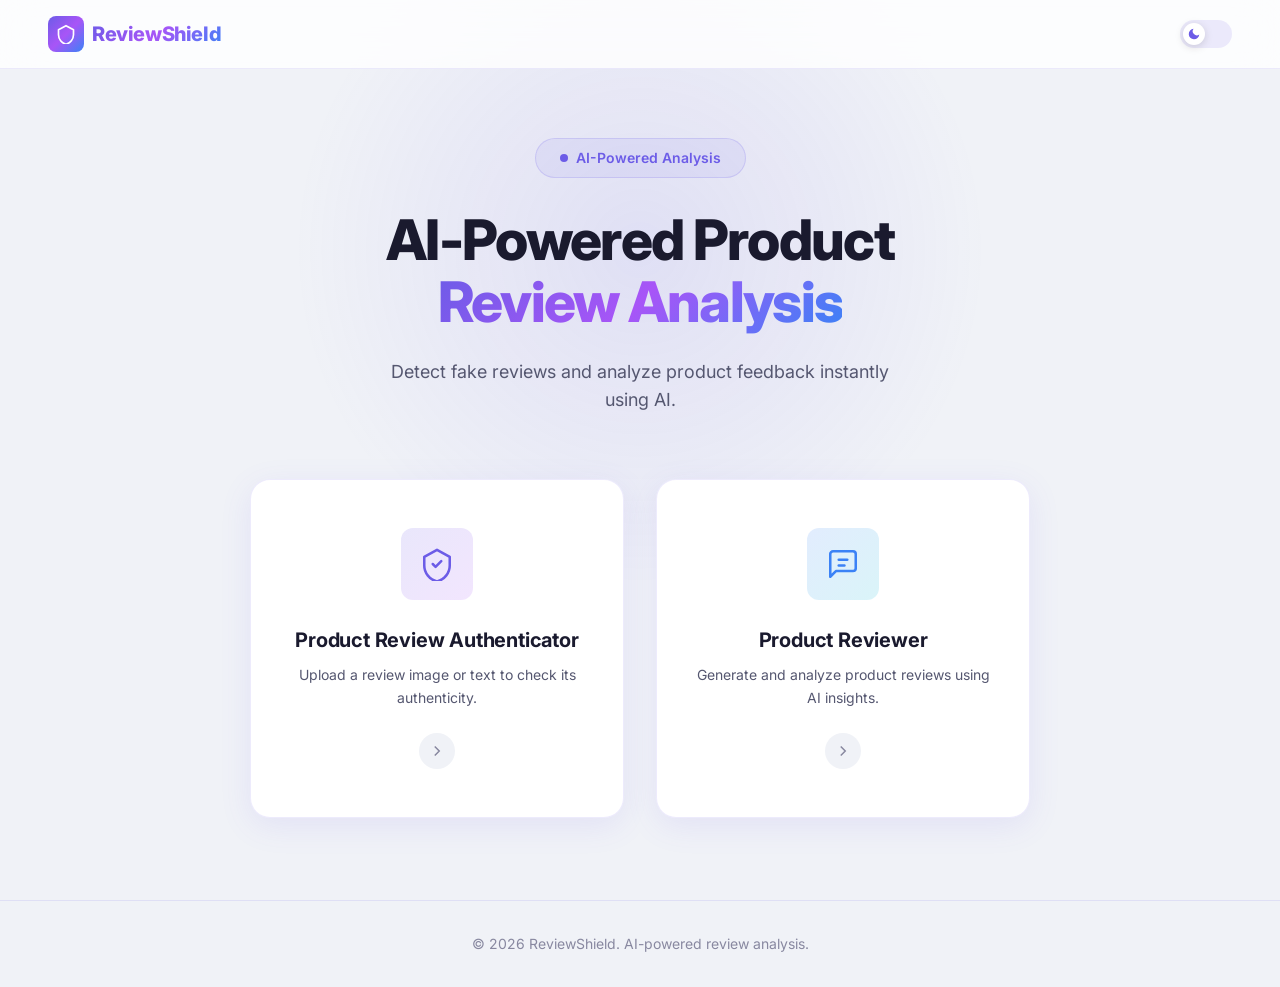
<file: FrontEnd/trustmeter/index.html>
<!DOCTYPE html>
<html lang="en" data-theme="light">

<head>
  <meta charset="UTF-8" />
  <meta name="viewport" content="width=device-width, initial-scale=1.0" />
  <title>ReviewShield — AI-Powered Product Review Analysis</title>
  <meta name="description"
    content="Detect fake reviews and analyze product feedback instantly using AI. ReviewShield helps you verify review authenticity with cutting-edge technology." />
  <link rel="stylesheet" href="css/styles.css" />
</head>

<body>

  <!-- Navbar -->
  <nav class="navbar" id="navbar">
    <a href="index.html" class="navbar-brand">
      <span class="brand-icon">
        <svg viewBox="0 0 24 24">
          <path d="M12 2L3 7v6c0 5.25 3.83 10.13 9 11.28C17.17 23.13 21 18.25 21 13V7l-9-5z" />
        </svg>
      </span>
      <span class="brand-text-gradient">ReviewShield</span>
    </a>
    <div class="navbar-actions">
      <button class="theme-toggle" id="theme-toggle" aria-label="Toggle dark mode">
        <span class="toggle-thumb">
          <svg class="icon-moon" viewBox="0 0 24 24">
            <path d="M21 12.79A9 9 0 1 1 11.21 3a7 7 0 0 0 9.79 9.79z" />
          </svg>
          <svg class="icon-sun" viewBox="0 0 24 24">
            <circle cx="12" cy="12" r="5" />
            <line x1="12" y1="1" x2="12" y2="3" />
            <line x1="12" y1="21" x2="12" y2="23" />
            <line x1="4.22" y1="4.22" x2="5.64" y2="5.64" />
            <line x1="18.36" y1="18.36" x2="19.78" y2="19.78" />
            <line x1="1" y1="12" x2="3" y2="12" />
            <line x1="21" y1="12" x2="23" y2="12" />
            <line x1="4.22" y1="19.78" x2="5.64" y2="18.36" />
            <line x1="18.36" y1="5.64" x2="19.78" y2="4.22" />
          </svg>
        </span>
      </button>
    </div>
  </nav>

  <!-- Page Wrapper -->
  <div class="page-wrapper">

    <!-- Hero Section -->
    <section class="hero" id="hero">
      <span class="hero-badge">
        <span class="pulse-dot"></span>
        AI-Powered Analysis
      </span>

      <h1 class="hero-title">
        AI-Powered Product<br /><span class="highlight">Review Analysis</span>
      </h1>

      <p class="hero-subtitle">
        Detect fake reviews and analyze product feedback instantly using AI.
      </p>

      <!-- Cards -->
      <div class="cards-grid">

        <!-- Card 1: Product Review Authenticator -->
        <a href="authenticator.html" class="card-button" id="card-authenticator">
          <div class="card-icon">
            <svg viewBox="0 0 24 24">
              <path d="M12 2L3 7v6c0 5.25 3.83 10.13 9 11.28C17.17 23.13 21 18.25 21 13V7l-9-5z" />
              <polyline points="9 12 11 14 15 10" />
            </svg>
          </div>
          <h2 class="card-title">Product Review Authenticator</h2>
          <p class="card-desc">Upload a review image or text to check its authenticity.</p>
          <span class="card-arrow">
            <svg viewBox="0 0 24 24">
              <polyline points="9 18 15 12 9 6" />
            </svg>
          </span>
        </a>

        <!-- Card 2: Product Reviewer -->
        <a href="reviewer.html" class="card-button" id="card-reviewer">
          <div class="card-icon">
            <svg viewBox="0 0 24 24">
              <path d="M21 15a2 2 0 0 1-2 2H7l-4 4V5a2 2 0 0 1 2-2h14a2 2 0 0 1 2 2z" />
              <line x1="9" y1="9" x2="15" y2="9" />
              <line x1="9" y1="13" x2="13" y2="13" />
            </svg>
          </div>
          <h2 class="card-title">Product Reviewer</h2>
          <p class="card-desc">Generate and analyze product reviews using AI insights.</p>
          <span class="card-arrow">
            <svg viewBox="0 0 24 24">
              <polyline points="9 18 15 12 9 6" />
            </svg>
          </span>
        </a>

      </div>
    </section>

    <!-- Footer -->
    <footer class="footer">
      &copy; 2026 ReviewShield. AI-powered review analysis.
    </footer>

  </div>

  <script src="js/main.js"></script>
</body>

</html>
</file>
<file: FrontEnd/trustmeter/css/styles.css>
/* ===== Design System ===== */
@import url('https://fonts.googleapis.com/css2?family=Inter:wght@400;500;600;700;800&display=swap');

:root {
  /* Colors */
  --bg-primary: #f0f2f7;
  --bg-secondary: #ffffff;
  --bg-card: #ffffff;
  --text-primary: #1a1a2e;
  --text-secondary: #555770;
  --text-muted: #8888a0;
  --accent-1: #6c5ce7;
  --accent-2: #a855f7;
  --accent-3: #3b82f6;
  --gradient-hero: linear-gradient(135deg, #6c5ce7, #a855f7, #3b82f6);
  --gradient-card-1: linear-gradient(135deg, #6c5ce7 0%, #a855f7 100%);
  --gradient-card-2: linear-gradient(135deg, #3b82f6 0%, #06b6d4 100%);
  --card-shadow: 0 8px 32px rgba(108, 92, 231, 0.10);
  --card-shadow-hover: 0 16px 48px rgba(108, 92, 231, 0.22);
  --border-color: rgba(108, 92, 231, 0.12);
  --nav-bg: rgba(255, 255, 255, 0.80);
  --upload-border: rgba(108, 92, 231, 0.30);
  --upload-bg: rgba(108, 92, 231, 0.04);

  /* Score colors */
  --score-red: #ef4444;
  --score-yellow: #f59e0b;
  --score-green: #22c55e;

  /* Typography */
  --font-family: 'Inter', -apple-system, BlinkMacSystemFont, sans-serif;
  --fs-xs: 0.75rem;
  --fs-sm: 0.875rem;
  --fs-base: 1rem;
  --fs-lg: 1.125rem;
  --fs-xl: 1.25rem;
  --fs-2xl: 1.5rem;
  --fs-3xl: 2rem;
  --fs-4xl: 2.75rem;
  --fs-5xl: 3.5rem;

  /* Spacing */
  --space-xs: 0.25rem;
  --space-sm: 0.5rem;
  --space-md: 1rem;
  --space-lg: 1.5rem;
  --space-xl: 2rem;
  --space-2xl: 3rem;
  --space-3xl: 4rem;

  /* Radius */
  --radius-sm: 8px;
  --radius-md: 12px;
  --radius-lg: 20px;
  --radius-xl: 28px;
  --radius-full: 9999px;

  /* Transitions */
  --transition-fast: 0.2s cubic-bezier(0.4, 0, 0.2, 1);
  --transition-smooth: 0.35s cubic-bezier(0.4, 0, 0.2, 1);
  --transition-bounce: 0.4s cubic-bezier(0.34, 1.56, 0.64, 1);
}

/* ===== Dark Mode ===== */
[data-theme="dark"] {
  --bg-primary: #0f0f1a;
  --bg-secondary: #1a1a2e;
  --bg-card: #1e1e35;
  --text-primary: #e8e8f0;
  --text-secondary: #a0a0c0;
  --text-muted: #6868a0;
  --card-shadow: 0 8px 32px rgba(0, 0, 0, 0.30);
  --card-shadow-hover: 0 16px 48px rgba(108, 92, 231, 0.30);
  --border-color: rgba(108, 92, 231, 0.18);
  --nav-bg: rgba(15, 15, 26, 0.85);
  --upload-border: rgba(108, 92, 231, 0.35);
  --upload-bg: rgba(108, 92, 231, 0.08);
}

/* ===== Reset & Base ===== */
*,
*::before,
*::after {
  margin: 0;
  padding: 0;
  box-sizing: border-box;
}

html {
  scroll-behavior: smooth;
}

body {
  font-family: var(--font-family);
  background: var(--bg-primary);
  color: var(--text-primary);
  line-height: 1.6;
  min-height: 100vh;
  transition: background var(--transition-smooth), color var(--transition-smooth);
  overflow-x: hidden;
}

a {
  text-decoration: none;
  color: inherit;
}

/* ===== Page Transition ===== */
.page-wrapper {
  opacity: 0;
  transform: translateY(12px);
  animation: fadeInUp 0.6s cubic-bezier(0.4, 0, 0.2, 1) forwards;
}

@keyframes fadeInUp {
  to {
    opacity: 1;
    transform: translateY(0);
  }
}

/* ===== Navbar ===== */
.navbar {
  position: fixed;
  top: 0;
  left: 0;
  right: 0;
  z-index: 100;
  display: flex;
  align-items: center;
  justify-content: space-between;
  padding: var(--space-md) var(--space-2xl);
  background: var(--nav-bg);
  backdrop-filter: blur(20px);
  -webkit-backdrop-filter: blur(20px);
  border-bottom: 1px solid var(--border-color);
  transition: background var(--transition-smooth);
}

.navbar-brand {
  display: flex;
  align-items: center;
  gap: var(--space-sm);
  font-size: var(--fs-xl);
  font-weight: 800;
  letter-spacing: -0.02em;
}

.navbar-brand .brand-icon {
  width: 36px;
  height: 36px;
  background: var(--gradient-hero);
  border-radius: var(--radius-sm);
  display: flex;
  align-items: center;
  justify-content: center;
}

.navbar-brand .brand-icon svg {
  width: 20px;
  height: 20px;
  fill: none;
  stroke: #fff;
  stroke-width: 2;
  stroke-linecap: round;
  stroke-linejoin: round;
}

.brand-text-gradient {
  background: var(--gradient-hero);
  -webkit-background-clip: text;
  -webkit-text-fill-color: transparent;
  background-clip: text;
}

.navbar-actions {
  display: flex;
  align-items: center;
  gap: var(--space-md);
}

.nav-back-link {
  display: flex;
  align-items: center;
  gap: var(--space-xs);
  font-size: var(--fs-sm);
  font-weight: 500;
  color: var(--text-secondary);
  padding: var(--space-sm) var(--space-md);
  border-radius: var(--radius-full);
  border: 1px solid var(--border-color);
  transition: all var(--transition-fast);
}

.nav-back-link:hover {
  color: var(--accent-1);
  border-color: var(--accent-1);
  background: rgba(108, 92, 231, 0.06);
}

.nav-back-link svg {
  width: 16px;
  height: 16px;
}

/* ===== Dark Mode Toggle ===== */
.theme-toggle {
  position: relative;
  width: 52px;
  height: 28px;
  background: var(--border-color);
  border-radius: var(--radius-full);
  border: none;
  cursor: pointer;
  padding: 3px;
  transition: background var(--transition-fast);
}

.theme-toggle:hover {
  background: rgba(108, 92, 231, 0.25);
}

.theme-toggle .toggle-thumb {
  position: absolute;
  top: 3px;
  left: 3px;
  width: 22px;
  height: 22px;
  border-radius: 50%;
  background: var(--bg-secondary);
  display: flex;
  align-items: center;
  justify-content: center;
  transition: transform var(--transition-bounce);
  box-shadow: 0 2px 8px rgba(0, 0, 0, 0.15);
}

[data-theme="dark"] .theme-toggle .toggle-thumb {
  transform: translateX(24px);
}

.theme-toggle .toggle-thumb svg {
  width: 14px;
  height: 14px;
  fill: var(--accent-1);
}

.toggle-thumb .icon-sun,
[data-theme="dark"] .toggle-thumb .icon-moon {
  display: none;
}

[data-theme="dark"] .toggle-thumb .icon-sun {
  display: block;
}

/* ===== Hero Section ===== */
.hero {
  display: flex;
  flex-direction: column;
  align-items: center;
  justify-content: center;
  min-height: 100vh;
  padding: 120px var(--space-xl) var(--space-3xl);
  text-align: center;
  position: relative;
}

.hero::before {
  content: '';
  position: absolute;
  top: -100px;
  left: 50%;
  transform: translateX(-50%);
  width: 700px;
  height: 700px;
  background: radial-gradient(circle, rgba(108, 92, 231, 0.12) 0%, transparent 70%);
  pointer-events: none;
  z-index: 0;
}

[data-theme="dark"] .hero::before {
  background: radial-gradient(circle, rgba(108, 92, 231, 0.15) 0%, transparent 70%);
}

.hero-badge {
  display: inline-flex;
  align-items: center;
  gap: var(--space-sm);
  padding: var(--space-sm) var(--space-lg);
  background: rgba(108, 92, 231, 0.08);
  border: 1px solid rgba(108, 92, 231, 0.18);
  border-radius: var(--radius-full);
  font-size: var(--fs-sm);
  font-weight: 600;
  color: var(--accent-1);
  margin-bottom: var(--space-xl);
  position: relative;
  z-index: 1;
  animation: fadeInUp 0.6s 0.1s cubic-bezier(0.4, 0, 0.2, 1) both;
}

.hero-badge .pulse-dot {
  width: 8px;
  height: 8px;
  background: var(--accent-1);
  border-radius: 50%;
  animation: pulse 2s ease-in-out infinite;
}

@keyframes pulse {

  0%,
  100% {
    opacity: 1;
    transform: scale(1);
  }

  50% {
    opacity: 0.5;
    transform: scale(1.3);
  }
}

.hero-title {
  font-size: var(--fs-5xl);
  font-weight: 800;
  letter-spacing: -0.03em;
  line-height: 1.1;
  margin-bottom: var(--space-lg);
  position: relative;
  z-index: 1;
  animation: fadeInUp 0.6s 0.2s cubic-bezier(0.4, 0, 0.2, 1) both;
}

.hero-title .highlight {
  background: var(--gradient-hero);
  -webkit-background-clip: text;
  -webkit-text-fill-color: transparent;
  background-clip: text;
}

.hero-subtitle {
  font-size: var(--fs-lg);
  color: var(--text-secondary);
  max-width: 540px;
  margin-bottom: var(--space-3xl);
  position: relative;
  z-index: 1;
  animation: fadeInUp 0.6s 0.3s cubic-bezier(0.4, 0, 0.2, 1) both;
}

/* ===== Cards Grid ===== */
.cards-grid {
  display: grid;
  grid-template-columns: repeat(2, 1fr);
  gap: var(--space-xl);
  max-width: 780px;
  width: 100%;
  position: relative;
  z-index: 1;
  animation: fadeInUp 0.6s 0.4s cubic-bezier(0.4, 0, 0.2, 1) both;
}

.card-button {
  position: relative;
  display: flex;
  flex-direction: column;
  align-items: center;
  text-align: center;
  padding: var(--space-2xl) var(--space-xl);
  background: var(--bg-card);
  border: 1px solid var(--border-color);
  border-radius: var(--radius-lg);
  box-shadow: var(--card-shadow);
  cursor: pointer;
  transition: all var(--transition-smooth);
  overflow: hidden;
}

.card-button::before {
  content: '';
  position: absolute;
  top: 0;
  left: 0;
  right: 0;
  height: 4px;
  border-radius: var(--radius-lg) var(--radius-lg) 0 0;
  opacity: 0;
  transition: opacity var(--transition-fast);
}

.card-button:nth-child(1)::before {
  background: var(--gradient-card-1);
}

.card-button:nth-child(2)::before {
  background: var(--gradient-card-2);
}

.card-button:hover {
  transform: translateY(-6px) scale(1.02);
  box-shadow: var(--card-shadow-hover);
  border-color: var(--accent-1);
}

.card-button:hover::before {
  opacity: 1;
}

.card-icon {
  width: 72px;
  height: 72px;
  border-radius: var(--radius-md);
  display: flex;
  align-items: center;
  justify-content: center;
  margin-bottom: var(--space-lg);
  transition: transform var(--transition-bounce);
}

.card-button:hover .card-icon {
  transform: scale(1.1) rotate(-3deg);
}

.card-button:nth-child(1) .card-icon {
  background: linear-gradient(135deg, rgba(108, 92, 231, 0.15), rgba(168, 85, 247, 0.15));
}

.card-button:nth-child(2) .card-icon {
  background: linear-gradient(135deg, rgba(59, 130, 246, 0.15), rgba(6, 182, 212, 0.15));
}

.card-icon svg {
  width: 34px;
  height: 34px;
  stroke-width: 1.8;
  stroke-linecap: round;
  stroke-linejoin: round;
  fill: none;
}

.card-button:nth-child(1) .card-icon svg {
  stroke: var(--accent-1);
}

.card-button:nth-child(2) .card-icon svg {
  stroke: var(--accent-3);
}

.card-title {
  font-size: var(--fs-xl);
  font-weight: 700;
  margin-bottom: var(--space-sm);
  letter-spacing: -0.01em;
}

.card-desc {
  font-size: var(--fs-sm);
  color: var(--text-secondary);
  line-height: 1.6;
}

.card-arrow {
  margin-top: var(--space-lg);
  width: 36px;
  height: 36px;
  border-radius: 50%;
  background: var(--bg-primary);
  display: flex;
  align-items: center;
  justify-content: center;
  transition: all var(--transition-fast);
}

.card-button:hover .card-arrow {
  background: var(--accent-1);
}

.card-arrow svg {
  width: 18px;
  height: 18px;
  stroke: var(--text-muted);
  stroke-width: 2;
  fill: none;
  transition: stroke var(--transition-fast);
}

.card-button:hover .card-arrow svg {
  stroke: #fff;
}

/* ===== Footer ===== */
.footer {
  text-align: center;
  padding: var(--space-xl);
  color: var(--text-muted);
  font-size: var(--fs-sm);
  border-top: 1px solid var(--border-color);
}

/* ===== Authenticator Page ===== */
.auth-page {
  min-height: 100vh;
  padding: 100px var(--space-xl) var(--space-3xl);
  display: flex;
  flex-direction: column;
  align-items: center;
}

.auth-header {
  text-align: center;
  margin-bottom: var(--space-2xl);
  animation: fadeInUp 0.6s 0.1s cubic-bezier(0.4, 0, 0.2, 1) both;
}

.auth-header h1 {
  font-size: var(--fs-4xl);
  font-weight: 800;
  letter-spacing: -0.03em;
  margin-bottom: var(--space-sm);
}

.auth-header h1 .highlight {
  background: var(--gradient-hero);
  -webkit-background-clip: text;
  -webkit-text-fill-color: transparent;
  background-clip: text;
}

.auth-header p {
  color: var(--text-secondary);
  font-size: var(--fs-base);
}

/* Auth Input Container */
.auth-input-container {
  width: 100%;
  max-width: 640px;
  animation: fadeInUp 0.6s 0.2s cubic-bezier(0.4, 0, 0.2, 1) both;
}

.auth-section {
  margin-bottom: var(--space-xl);
}

.auth-label {
  display: flex;
  align-items: center;
  gap: var(--space-sm);
  font-size: var(--fs-base);
  font-weight: 600;
  margin-bottom: var(--space-sm);
}

.required-tag {
  display: inline-block;
  padding: 2px 10px;
  font-size: var(--fs-xs);
  font-weight: 700;
  color: #fff;
  background: var(--gradient-card-1);
  border-radius: var(--radius-full);
  letter-spacing: 0.03em;
}

/* Textarea Footer */
.textarea-footer {
  display: flex;
  align-items: center;
  justify-content: space-between;
  margin-top: var(--space-sm);
  min-height: 20px;
}

.validation-msg {
  font-size: var(--fs-xs);
  color: var(--score-red);
  font-weight: 500;
  opacity: 0;
  transform: translateY(-4px);
  transition: opacity var(--transition-fast), transform var(--transition-fast);
  pointer-events: none;
}

.validation-msg.visible {
  opacity: 1;
  transform: translateY(0);
}

.char-counter {
  font-size: var(--fs-xs);
  color: var(--text-muted);
  margin-left: auto;
}

.rv-textarea.disabled {
  opacity: 0.5;
  pointer-events: none;
}

/* Section Divider */
.section-divider {
  display: flex;
  align-items: center;
  gap: var(--space-md);
  margin: var(--space-xl) 0;
}

.divider-line {
  flex: 1;
  height: 1px;
  background: var(--border-color);
}

.divider-text {
  font-size: var(--fs-sm);
  font-weight: 500;
  color: var(--text-muted);
  white-space: nowrap;
}

/* Analyze Button — Inline Spinner Variant */
.analyze-btn {
  position: relative;
}

.analyze-btn.loading .analyze-icon,
.analyze-btn.loading .analyze-label {
  opacity: 0;
}

.btn-spinner {
  display: none;
  position: absolute;
  inset: 0;
  align-items: center;
  justify-content: center;
}

.auth-header p {
  color: var(--text-secondary);
  font-size: var(--fs-base);
}

/* Upload Section */
.upload-section {
  width: 100%;
  max-width: 600px;
  animation: fadeInUp 0.6s 0.2s cubic-bezier(0.4, 0, 0.2, 1) both;
}

.upload-zone {
  border: 2px dashed var(--upload-border);
  border-radius: var(--radius-lg);
  background: var(--upload-bg);
  padding: var(--space-3xl) var(--space-xl);
  text-align: center;
  cursor: pointer;
  transition: all var(--transition-fast);
  position: relative;
}

.upload-zone:hover,
.upload-zone.drag-over {
  border-color: var(--accent-1);
  background: rgba(108, 92, 231, 0.08);
  transform: scale(1.01);
}

.upload-zone.drag-over {
  border-style: solid;
}

.upload-icon {
  width: 64px;
  height: 64px;
  margin: 0 auto var(--space-lg);
  background: linear-gradient(135deg, rgba(108, 92, 231, 0.12), rgba(168, 85, 247, 0.12));
  border-radius: var(--radius-md);
  display: flex;
  align-items: center;
  justify-content: center;
}

.upload-icon svg {
  width: 30px;
  height: 30px;
  stroke: var(--accent-1);
  stroke-width: 1.8;
  fill: none;
  stroke-linecap: round;
  stroke-linejoin: round;
}

.upload-zone h3 {
  font-size: var(--fs-lg);
  font-weight: 600;
  margin-bottom: var(--space-xs);
}

.upload-zone p {
  color: var(--text-muted);
  font-size: var(--fs-sm);
}

.upload-zone .browse-link {
  color: var(--accent-1);
  font-weight: 600;
  cursor: pointer;
  text-decoration: underline;
  text-underline-offset: 2px;
}

.upload-zone .formats {
  margin-top: var(--space-md);
  font-size: var(--fs-xs);
  color: var(--text-muted);
}

#file-input,
#auth-file-input {
  display: none;
}

/* Image Preview */
.image-preview {
  display: none;
  margin-top: var(--space-lg);
  border-radius: var(--radius-md);
  overflow: hidden;
  position: relative;
  border: 1px solid var(--border-color);
  background: var(--bg-card);
}

.image-preview.visible {
  display: block;
  animation: fadeInUp 0.4s cubic-bezier(0.4, 0, 0.2, 1);
}

.image-preview img {
  width: 100%;
  max-height: 300px;
  object-fit: contain;
  display: block;
  background: var(--bg-primary);
}

.image-preview .preview-info {
  display: flex;
  align-items: center;
  justify-content: space-between;
  padding: var(--space-sm) var(--space-md);
  font-size: var(--fs-sm);
  color: var(--text-secondary);
}

.preview-info .file-name {
  font-weight: 500;
  display: flex;
  align-items: center;
  gap: var(--space-xs);
}

.preview-info .remove-btn {
  background: none;
  border: none;
  cursor: pointer;
  color: var(--score-red);
  font-size: var(--fs-sm);
  font-weight: 500;
  padding: var(--space-xs) var(--space-sm);
  border-radius: var(--radius-sm);
  transition: background var(--transition-fast);
}

.preview-info .remove-btn:hover {
  background: rgba(239, 68, 68, 0.1);
}

/* Analyze Button */
.analyze-btn {
  display: flex;
  align-items: center;
  justify-content: center;
  gap: var(--space-sm);
  width: 100%;
  margin-top: var(--space-lg);
  padding: var(--space-md) var(--space-xl);
  font-size: var(--fs-base);
  font-weight: 600;
  font-family: var(--font-family);
  color: #fff;
  background: var(--gradient-card-1);
  border: none;
  border-radius: var(--radius-md);
  cursor: pointer;
  transition: all var(--transition-fast);
  opacity: 0.4;
  pointer-events: none;
}

.analyze-btn.enabled {
  opacity: 1;
  pointer-events: auto;
}

.analyze-btn.enabled:hover {
  transform: translateY(-2px);
  box-shadow: 0 8px 24px rgba(108, 92, 231, 0.35);
}

.analyze-btn svg {
  width: 20px;
  height: 20px;
  stroke: #fff;
  stroke-width: 2;
  fill: none;
}

/* Loading Overlay */
.loading-overlay {
  display: none;
  position: fixed;
  inset: 0;
  background: rgba(0, 0, 0, 0.5);
  backdrop-filter: blur(8px);
  z-index: 200;
  align-items: center;
  justify-content: center;
  flex-direction: column;
  gap: var(--space-lg);
}

.loading-overlay.visible {
  display: flex;
  animation: fadeIn 0.3s ease;
}

@keyframes fadeIn {
  from {
    opacity: 0;
  }

  to {
    opacity: 1;
  }
}

.spinner {
  width: 56px;
  height: 56px;
  border: 4px solid rgba(108, 92, 231, 0.2);
  border-top-color: var(--accent-1);
  border-radius: 50%;
  animation: spin 0.8s linear infinite;
}

@keyframes spin {
  to {
    transform: rotate(360deg);
  }
}

.loading-overlay p {
  color: #fff;
  font-size: var(--fs-lg);
  font-weight: 500;
}

/* ===== Results Section ===== */
.results-section {
  display: none;
  width: 100%;
  max-width: 600px;
  margin-top: var(--space-2xl);
}

.results-section.visible {
  display: block;
  animation: fadeInUp 0.6s cubic-bezier(0.4, 0, 0.2, 1);
}

.results-card {
  background: var(--bg-card);
  border: 1px solid var(--border-color);
  border-radius: var(--radius-lg);
  padding: var(--space-xl);
  box-shadow: var(--card-shadow);
}

.results-card+.results-card {
  margin-top: var(--space-lg);
}

.results-card h3 {
  font-size: var(--fs-base);
  font-weight: 600;
  margin-bottom: var(--space-md);
  color: var(--text-secondary);
  text-transform: uppercase;
  letter-spacing: 0.06em;
  font-size: var(--fs-xs);
}

/* Trust Score Meter */
.trust-score-container {
  text-align: center;
}

.score-display {
  font-size: var(--fs-4xl);
  font-weight: 800;
  letter-spacing: -0.02em;
  margin-bottom: var(--space-md);
}

.score-bar-track {
  width: 100%;
  height: 12px;
  background: var(--bg-primary);
  border-radius: var(--radius-full);
  overflow: hidden;
  margin-bottom: var(--space-md);
}

.score-bar-fill {
  height: 100%;
  width: 0%;
  border-radius: var(--radius-full);
  transition: width 1.2s cubic-bezier(0.4, 0, 0.2, 1);
}

.score-bar-fill.low {
  background: linear-gradient(90deg, var(--score-red), #f97316);
}

.score-bar-fill.medium {
  background: linear-gradient(90deg, #f97316, var(--score-yellow));
}

.score-bar-fill.high {
  background: linear-gradient(90deg, var(--score-yellow), var(--score-green));
}

.score-bar-fill.very-high {
  background: linear-gradient(90deg, #22c55e, #10b981);
}

/* Verdict Badge */
.verdict-badge {
  display: inline-flex;
  align-items: center;
  gap: var(--space-sm);
  padding: var(--space-sm) var(--space-lg);
  border-radius: var(--radius-full);
  font-weight: 700;
  font-size: var(--fs-sm);
}

.verdict-badge.fake {
  background: rgba(239, 68, 68, 0.12);
  color: var(--score-red);
  border: 1px solid rgba(239, 68, 68, 0.25);
}

.verdict-badge.genuine {
  background: rgba(34, 197, 94, 0.12);
  color: var(--score-green);
  border: 1px solid rgba(34, 197, 94, 0.25);
}

.verdict-badge svg {
  width: 18px;
  height: 18px;
  stroke-width: 2.5;
  fill: none;
}

.verdict-badge.fake svg {
  stroke: var(--score-red);
}

.verdict-badge.genuine svg {
  stroke: var(--score-green);
}

/* Summary & Keywords */
.summary-text {
  font-size: var(--fs-base);
  line-height: 1.7;
  color: var(--text-secondary);
}

.keywords-list {
  display: flex;
  flex-wrap: wrap;
  gap: var(--space-sm);
  list-style: none;
}

.keywords-list li {
  padding: var(--space-xs) var(--space-md);
  background: rgba(239, 68, 68, 0.08);
  color: var(--score-red);
  border: 1px solid rgba(239, 68, 68, 0.18);
  border-radius: var(--radius-full);
  font-size: var(--fs-sm);
  font-weight: 500;
}

/* ===== Reviewer Page ===== */
.reviewer-page {
  min-height: 100vh;
  padding: 100px var(--space-xl) var(--space-3xl);
  display: flex;
  flex-direction: column;
  align-items: center;
  max-width: 860px;
  margin: 0 auto;
}

.reviewer-section {
  width: 100%;
  margin-bottom: var(--space-2xl);
  animation: fadeInUp 0.6s cubic-bezier(0.4, 0, 0.2, 1) both;
}

.reviewer-section:nth-child(3) {
  animation-delay: 0.1s;
}

.reviewer-section:nth-child(4) {
  animation-delay: 0.2s;
}

.reviewer-section:nth-child(5) {
  animation-delay: 0.3s;
}

.reviewer-section-center {
  display: flex;
  justify-content: center;
}

/* Section Label */
.section-label {
  display: flex;
  align-items: center;
  gap: var(--space-md);
  margin-bottom: var(--space-lg);
}

.section-number {
  width: 32px;
  height: 32px;
  border-radius: 50%;
  background: var(--gradient-card-1);
  color: #fff;
  display: flex;
  align-items: center;
  justify-content: center;
  font-size: var(--fs-sm);
  font-weight: 700;
  flex-shrink: 0;
}

.section-label h2 {
  font-size: var(--fs-xl);
  font-weight: 700;
  letter-spacing: -0.01em;
}

/* Textarea */
.rv-textarea {
  width: 100%;
  padding: var(--space-md) var(--space-lg);
  font-family: var(--font-family);
  font-size: var(--fs-base);
  color: var(--text-primary);
  background: var(--bg-card);
  border: 1px solid var(--border-color);
  border-radius: var(--radius-md);
  resize: vertical;
  line-height: 1.6;
  transition: border-color var(--transition-fast), box-shadow var(--transition-fast);
  outline: none;
}

.rv-textarea::placeholder {
  color: var(--text-muted);
}

.rv-textarea:focus {
  border-color: var(--accent-1);
  box-shadow: 0 0 0 4px rgba(108, 92, 231, 0.12);
}

.rv-textarea-tall {
  min-height: 200px;
}

.textarea-wrapper .helper-text {
  margin-top: var(--space-sm);
  font-size: var(--fs-xs);
  color: var(--text-muted);
}

/* Spec Split */
.spec-split {
  display: grid;
  grid-template-columns: 1fr 1fr;
  gap: var(--space-xl);
}

.spec-label {
  display: block;
  font-size: var(--fs-sm);
  font-weight: 600;
  color: var(--text-secondary);
  margin-bottom: var(--space-sm);
}

/* Reviewer Upload Zone */
.rv-upload-zone {
  border: 2px dashed var(--upload-border);
  border-radius: var(--radius-md);
  background: var(--upload-bg);
  padding: var(--space-2xl) var(--space-md);
  text-align: center;
  cursor: pointer;
  transition: all var(--transition-fast);
  min-height: 200px;
  display: flex;
  flex-direction: column;
  align-items: center;
  justify-content: center;
}

.rv-upload-zone:hover,
.rv-upload-zone.drag-over {
  border-color: var(--accent-1);
  background: rgba(108, 92, 231, 0.08);
  transform: scale(1.01);
}

.rv-upload-zone.drag-over {
  border-style: solid;
}

.rv-upload-zone h3 {
  font-size: var(--fs-base);
  font-weight: 600;
  margin-bottom: var(--space-xs);
}

.rv-upload-zone p {
  font-size: var(--fs-sm);
  color: var(--text-muted);
}

.rv-upload-zone .upload-icon {
  width: 48px;
  height: 48px;
  margin-bottom: var(--space-md);
}

#rv-file-input {
  display: none;
}

/* Reviewer Image Preview */
.rv-image-preview {
  display: none;
  border-radius: var(--radius-md);
  overflow: hidden;
  border: 1px solid var(--border-color);
  background: var(--bg-card);
}

.rv-image-preview.visible {
  display: block;
  animation: fadeInUp 0.4s cubic-bezier(0.4, 0, 0.2, 1);
}

.rv-image-preview img {
  width: 100%;
  max-height: 220px;
  object-fit: contain;
  display: block;
  background: var(--bg-primary);
}

/* Generate Button */
.generate-btn {
  display: flex;
  align-items: center;
  justify-content: center;
  gap: var(--space-sm);
  padding: var(--space-md) var(--space-3xl);
  font-size: var(--fs-lg);
  font-weight: 700;
  font-family: var(--font-family);
  color: #fff;
  background: var(--gradient-card-1);
  border: none;
  border-radius: var(--radius-xl);
  cursor: pointer;
  transition: all var(--transition-smooth);
  opacity: 0.4;
  pointer-events: none;
  position: relative;
  min-width: 300px;
}

.generate-btn.enabled {
  opacity: 1;
  pointer-events: auto;
}

.generate-btn.enabled:hover {
  transform: translateY(-3px) scale(1.03);
  box-shadow: 0 12px 36px rgba(108, 92, 231, 0.40);
}

.generate-btn.loading {
  pointer-events: none;
  opacity: 0.8;
}

.generate-btn.loading .gen-label,
.generate-btn.loading .gen-icon {
  opacity: 0;
}

.gen-icon {
  width: 22px;
  height: 22px;
  stroke: #fff;
  stroke-width: 2;
  fill: none;
  transition: opacity var(--transition-fast);
}

.gen-label {
  transition: opacity var(--transition-fast);
}

.gen-spinner {
  display: none;
  position: absolute;
  inset: 0;
  align-items: center;
  justify-content: center;
}

.spinner-sm {
  width: 28px;
  height: 28px;
  border: 3px solid rgba(255, 255, 255, 0.3);
  border-top-color: #fff;
  border-radius: 50%;
  animation: spin 0.7s linear infinite;
}

/* ===== Reviewer Results ===== */
.rv-results {
  display: none;
  width: 100%;
  margin-top: var(--space-xl);
}

.rv-results.visible {
  display: block;
  animation: fadeInUp 0.6s cubic-bezier(0.4, 0, 0.2, 1);
}

/* Circular Score */
.rv-score-card {
  display: flex;
  flex-direction: column;
  align-items: center;
}

.circular-score {
  position: relative;
  width: 140px;
  height: 140px;
  display: flex;
  align-items: center;
  justify-content: center;
}

.score-ring {
  position: absolute;
  inset: 0;
  width: 100%;
  height: 100%;
  transform: rotate(-90deg);
}

.ring-bg {
  fill: none;
  stroke: var(--bg-primary);
  stroke-width: 8;
}

.ring-fill {
  fill: none;
  stroke: var(--accent-1);
  stroke-width: 8;
  stroke-linecap: round;
  transition: stroke-dashoffset 1.4s cubic-bezier(0.4, 0, 0.2, 1);
}

.score-value {
  font-size: var(--fs-4xl);
  font-weight: 800;
  letter-spacing: -0.02em;
  z-index: 1;
}

/* Pros & Cons Grid */
.pros-cons-grid {
  display: grid;
  grid-template-columns: 1fr 1fr;
  gap: var(--space-lg);
  margin-top: var(--space-lg);
}

.pros-card h3 {
  color: var(--score-green) !important;
}

.cons-card h3 {
  color: var(--score-red) !important;
}

.pc-list {
  list-style: none;
  display: flex;
  flex-direction: column;
  gap: var(--space-sm);
}

.pc-list li {
  padding: var(--space-sm) var(--space-md);
  background: var(--bg-primary);
  border-radius: var(--radius-sm);
  font-size: var(--fs-sm);
  line-height: 1.5;
  color: var(--text-secondary);
}

.pros-card .pc-list li {
  border-left: 3px solid var(--score-green);
}

.cons-card .pc-list li {
  border-left: 3px solid var(--score-red);
}

/* ===== Responsive ===== */
@media (max-width: 768px) {
  .navbar {
    padding: var(--space-md) var(--space-md);
  }

  .hero-title {
    font-size: var(--fs-3xl);
  }

  .hero-subtitle {
    font-size: var(--fs-base);
  }

  .cards-grid {
    grid-template-columns: 1fr;
    max-width: 400px;
  }

  .auth-header h1 {
    font-size: var(--fs-3xl);
  }

  .upload-zone {
    padding: var(--space-2xl) var(--space-md);
  }

  .spec-split {
    grid-template-columns: 1fr;
  }

  .pros-cons-grid {
    grid-template-columns: 1fr;
  }

  .generate-btn {
    min-width: unset;
    width: 100%;
  }

  .reviewer-page {
    padding: 100px var(--space-md) var(--space-2xl);
  }
}

@media (max-width: 480px) {
  .hero-title {
    font-size: var(--fs-2xl);
  }

  .navbar-brand {
    font-size: var(--fs-base);
  }
}

/* ===== Results Section Styles ===== */
.auth-results-section {
  margin-top: var(--space-3xl);
  animation: slideUp 0.5s ease-out;
}

@keyframes slideUp {
  from {
    opacity: 0;
    transform: translateY(20px);
  }
  to {
    opacity: 1;
    transform: translateY(0);
  }
}

.results-header {
  margin-bottom: var(--space-2xl);
}

.results-header h2 {
  font-size: var(--fs-2xl);
  color: var(--text-primary);
  margin: 0;
}

.results-grid {
  display: grid;
  grid-template-columns: 1fr 1fr;
  gap: var(--space-xl);
  margin-bottom: var(--space-xl);
}

.results-card {
  background: var(--bg-card);
  border-radius: 12px;
  padding: var(--space-xl);
  border: 1px solid var(--border-color);
  box-shadow: var(--card-shadow);
}

.results-card h3 {
  font-size: var(--fs-sm);
  color: var(--text-secondary);
  text-transform: uppercase;
  letter-spacing: 0.5px;
  margin: 0 0 var(--space-md) 0;
  font-weight: 600;
}

.score-card {
  background: linear-gradient(135deg, rgba(108, 92, 231, 0.05), rgba(168, 85, 247, 0.05));
}

.score-card.critical {
  border-color: var(--score-red);
}

.score-card.medium {
  border-color: var(--score-yellow);
}

.score-card.good {
  border-color: var(--score-green);
}

.score-display {
  font-size: var(--fs-4xl);
  font-weight: 800;
  color: var(--accent-1);
  margin-bottom: var(--space-md);
}

.score-card.critical .score-display {
  color: var(--score-red);
}

.score-card.medium .score-display {
  color: var(--score-yellow);
}

.score-card.good .score-display {
  color: var(--score-green);
}

.score-bar {
  width: 100%;
  height: 8px;
  background: rgba(0, 0, 0, 0.08);
  border-radius: 4px;
  overflow: hidden;
}

.score-bar-fill {
  height: 100%;
  background: linear-gradient(90deg, var(--accent-1), var(--accent-2));
  border-radius: 4px;
  transition: width 0.6s ease-out;
}

.score-card.critical .score-bar-fill {
  background: var(--score-red);
}

.score-card.medium .score-bar-fill {
  background: var(--score-yellow);
}

.score-card.good .score-bar-fill {
  background: var(--score-green);
}

.verdict-card {
  display: flex;
  flex-direction: column;
  justify-content: center;
  align-items: center;
  text-align: center;
}

.verdict-card h3 {
  width: 100%;
  margin-bottom: var(--space-lg);
}

.verdict-badge {
  display: inline-block;
  padding: var(--space-md) var(--space-xl);
  border-radius: 8px;
  font-weight: 600;
  font-size: var(--fs-lg);
}

.verdict-badge.genuine {
  background: rgba(34, 197, 94, 0.1);
  color: var(--score-green);
  border: 1px solid var(--score-green);
}

.verdict-badge.fake {
  background: rgba(239, 68, 68, 0.1);
  color: var(--score-red);
  border: 1px solid var(--score-red);
}

.summary-card {
  grid-column: 1 / -1;
}

.summary-card p {
  margin: 0;
  color: var(--text-primary);
  line-height: 1.6;
  font-size: var(--fs-base);
}

.keywords-card {
  grid-column: 1 / -1;
}

.keywords-list {
  display: flex;
  flex-wrap: wrap;
  gap: var(--space-sm);
}

.keyword-chip {
  display: inline-block;
  padding: var(--space-sm) var(--space-md);
  background: var(--accent-1);
  color: white;
  border-radius: 20px;
  font-size: var(--fs-sm);
  font-weight: 500;
  white-space: nowrap;
}

@media (max-width: 768px) {
  .results-grid {
    grid-template-columns: 1fr;
  }
}
</file>
